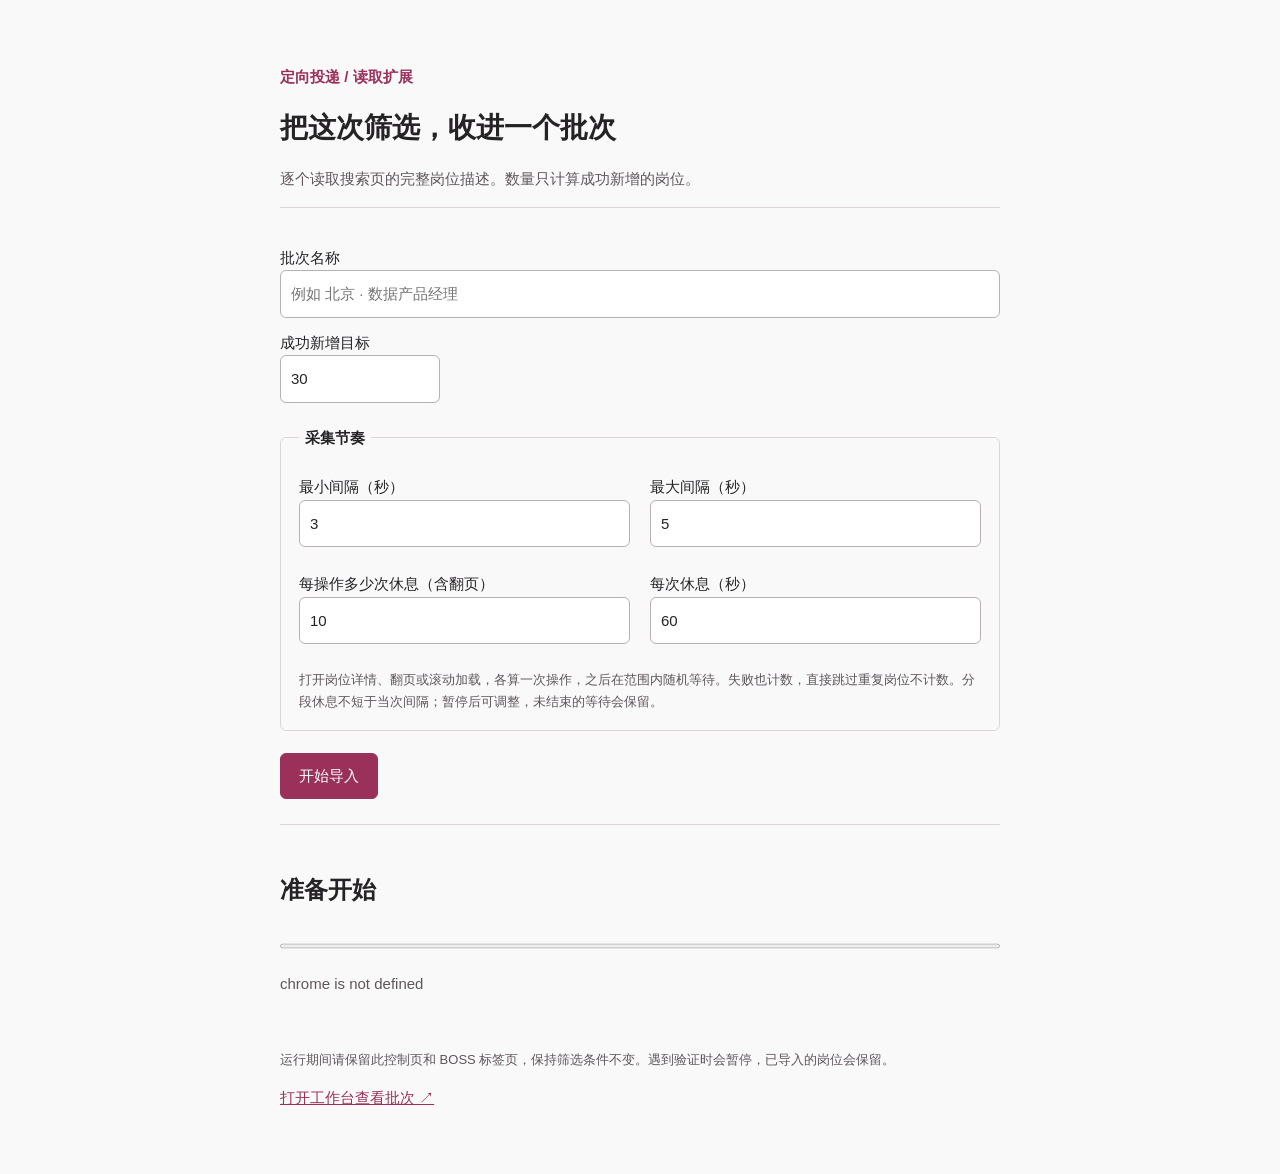
<file: extension/batch.html>
<!doctype html><html lang="zh-CN"><head><meta charset="utf-8"><meta name="viewport" content="width=device-width, initial-scale=1"><title>定向投递 · 批量导入</title><link rel="stylesheet" href="batch.css"><script type="module" src="batch.js"></script></head><body><main><p class="brand">定向投递 / 读取扩展</p><h1>把这次筛选，收进一个批次</h1><p>逐个读取搜索页的完整岗位描述。数量只计算成功新增的岗位。</p><section><label>批次名称<input id="name" maxlength="100" placeholder="例如 北京 · 数据产品经理"></label><label>成功新增目标<input id="target" type="number" min="1" max="200" value="30"></label><fieldset><legend>采集节奏</legend><div class="timing-grid"><label>最小间隔（秒）<input id="interval-min" type="number" min="1" max="3600" step="1" value="3"></label><label>最大间隔（秒）<input id="interval-max" type="number" min="1" max="3600" step="1" value="5"></label><label>每操作多少次休息（含翻页）<input id="rest-every" type="number" min="1" max="200" step="1" value="10"></label><label>每次休息（秒）<input id="rest-seconds" type="number" min="1" max="3600" step="1" value="60"></label></div><p class="hint">打开岗位详情、翻页或滚动加载，各算一次操作，之后在范围内随机等待。失败也计数，直接跳过重复岗位不计数。分段休息不短于当次间隔；暂停后可调整，未结束的等待会保留。</p></fieldset><div class="actions"><button id="start">开始导入</button><button id="resume" hidden>继续导入</button><button id="pause" hidden>暂停</button><button id="stop" hidden>停止本批次</button></div></section><section aria-live="polite"><h2 id="progress">准备开始</h2><progress id="bar" value="0" max="30"></progress><p id="status">请先在 BOSS 职位页筛选好岗位，再从插件打开此页面。</p></section><p class="hint">运行期间请保留此控制页和 BOSS 标签页，保持筛选条件不变。遇到验证时会暂停，已导入的岗位会保留。</p><a href="http://127.0.0.1:8765/" target="_blank" rel="noopener">打开工作台查看批次 ↗</a></main></body></html>
</file>
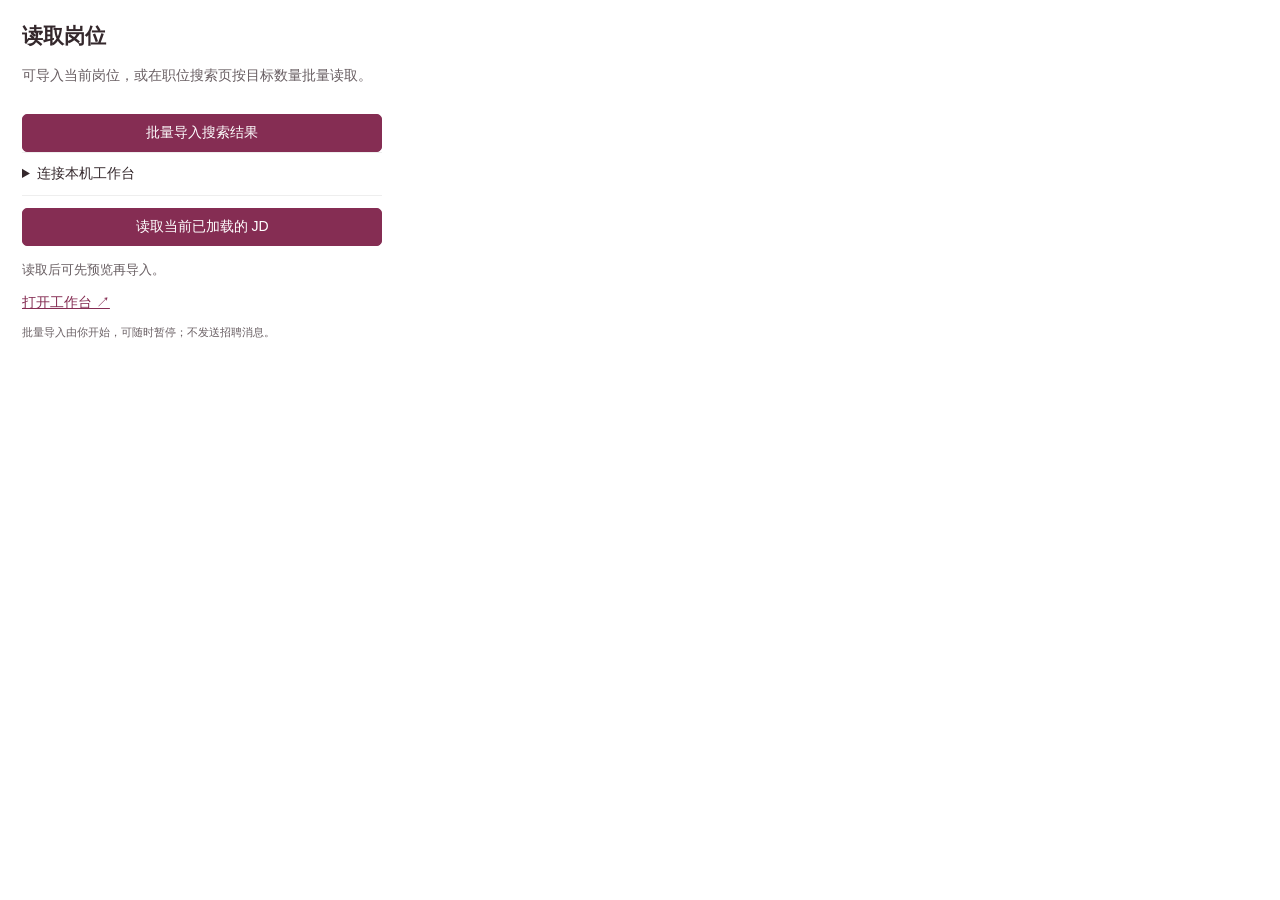
<file: extension/popup.html>
<!doctype html><html lang="zh-CN"><head><meta charset="utf-8"><title>读取当前岗位</title><link rel="stylesheet" href="popup.css"><script type="module" src="popup.js"></script></head><body>
<h1>读取岗位</h1><p>可导入当前岗位，或在职位搜索页按目标数量批量读取。</p><button id="batch" class="primary">批量导入搜索结果</button>
<details><summary>连接本机工作台</summary><label>本机连接密钥<input id="key" type="password" autocomplete="off"></label><button id="save">保存密钥</button><p>从工作台「简历与设置」复制。本扩展仅向 127.0.0.1:8765 传送岗位字段。</p></details>
<button id="read" class="primary">读取当前已加载的 JD</button><p id="status" role="status">读取后可先预览再导入。</p>
<section id="preview" hidden><h2 id="title"></h2><p id="meta"></p><pre id="jd"></pre><button id="import" class="primary">确认导入本机工作台</button></section>
<a href="http://127.0.0.1:8765/" target="_blank" rel="noopener">打开工作台 ↗</a><p class="small">批量导入由你开始，可随时暂停；不发送招聘消息。</p></body></html>
</file>
<file: extension/batch.css>
:root{font:15px/1.7 -apple-system,BlinkMacSystemFont,"PingFang SC",sans-serif;color:#252326;background:#faf9fa;--accent:#9a315b}body{margin:0}main{max-width:720px;margin:64px auto;padding:0 28px}.brand{color:var(--accent);font-weight:600}h1{font-size:28px;line-height:1.4}h2{font-size:24px;font-variant-numeric:tabular-nums}p{color:#5e565c}section{border-top:1px solid #ddd5d9;padding:25px 0}label{display:block;margin:12px 0}input{display:block;width:100%;box-sizing:border-box;font:inherit;padding:10px;border:1px solid #b9b0b5;border-radius:6px;background:white;color:#252326}#target{max-width:160px}.actions{display:flex;gap:10px;flex-wrap:wrap;margin-top:22px}button{font:inherit;padding:9px 18px;border:1px solid #b9b0b5;border-radius:6px;background:white;cursor:pointer}button:first-child{background:var(--accent);color:white;border-color:var(--accent)}button:disabled{opacity:.5;cursor:default}progress{width:100%;height:10px;accent-color:var(--accent)}a{color:var(--accent)}.hint{font-size:13px}*:focus-visible{outline:3px solid #9a315b;outline-offset:3px}[hidden]{display:none!important}@media(max-width:600px){main{margin:28px auto}h1{font-size:23px}}

fieldset{margin:22px 0 0;padding:12px 18px 4px;border:1px solid #ddd5d9;border-radius:6px}legend{font-weight:600;padding:0 6px}.timing-grid{display:grid;grid-template-columns:1fr 1fr;gap:0 20px}.timing-grid label{min-width:0}.timing-grid input{width:100%}@media(max-width:480px){.timing-grid{grid-template-columns:1fr}}
</file>
<file: extension/popup.css>
:root{font:14px -apple-system,BlinkMacSystemFont,"PingFang SC",sans-serif;color:#34282c;background:white}body{width:360px;margin:0;padding:22px}h1{font-size:21px;margin-top:0}h2{font-size:17px}p{color:#685e62;line-height:1.7}input,button{box-sizing:border-box;font:inherit;border:1px solid #d5cdd0;border-radius:5px;padding:9px 12px}input{width:100%;margin:8px 0}button{cursor:pointer;background:white}button.primary{background:#852d53;color:white;border-color:#852d53;width:100%;margin:12px 0 0}button:disabled{opacity:.5;cursor:wait}details{padding:12px 0;border-top:1px solid #eee;border-bottom:1px solid #eee}summary{cursor:pointer}label{display:block;margin-top:12px}pre{white-space:pre-wrap;overflow-wrap:anywhere;max-height:250px;overflow:auto;font:13px/1.8 inherit;background:#faf8f9;padding:12px}a{color:#852d53}.small{font-size:11px}#status{font-size:13px}button:focus-visible,input:focus-visible{outline:3px solid #b05e85;outline-offset:2px}
</file>
